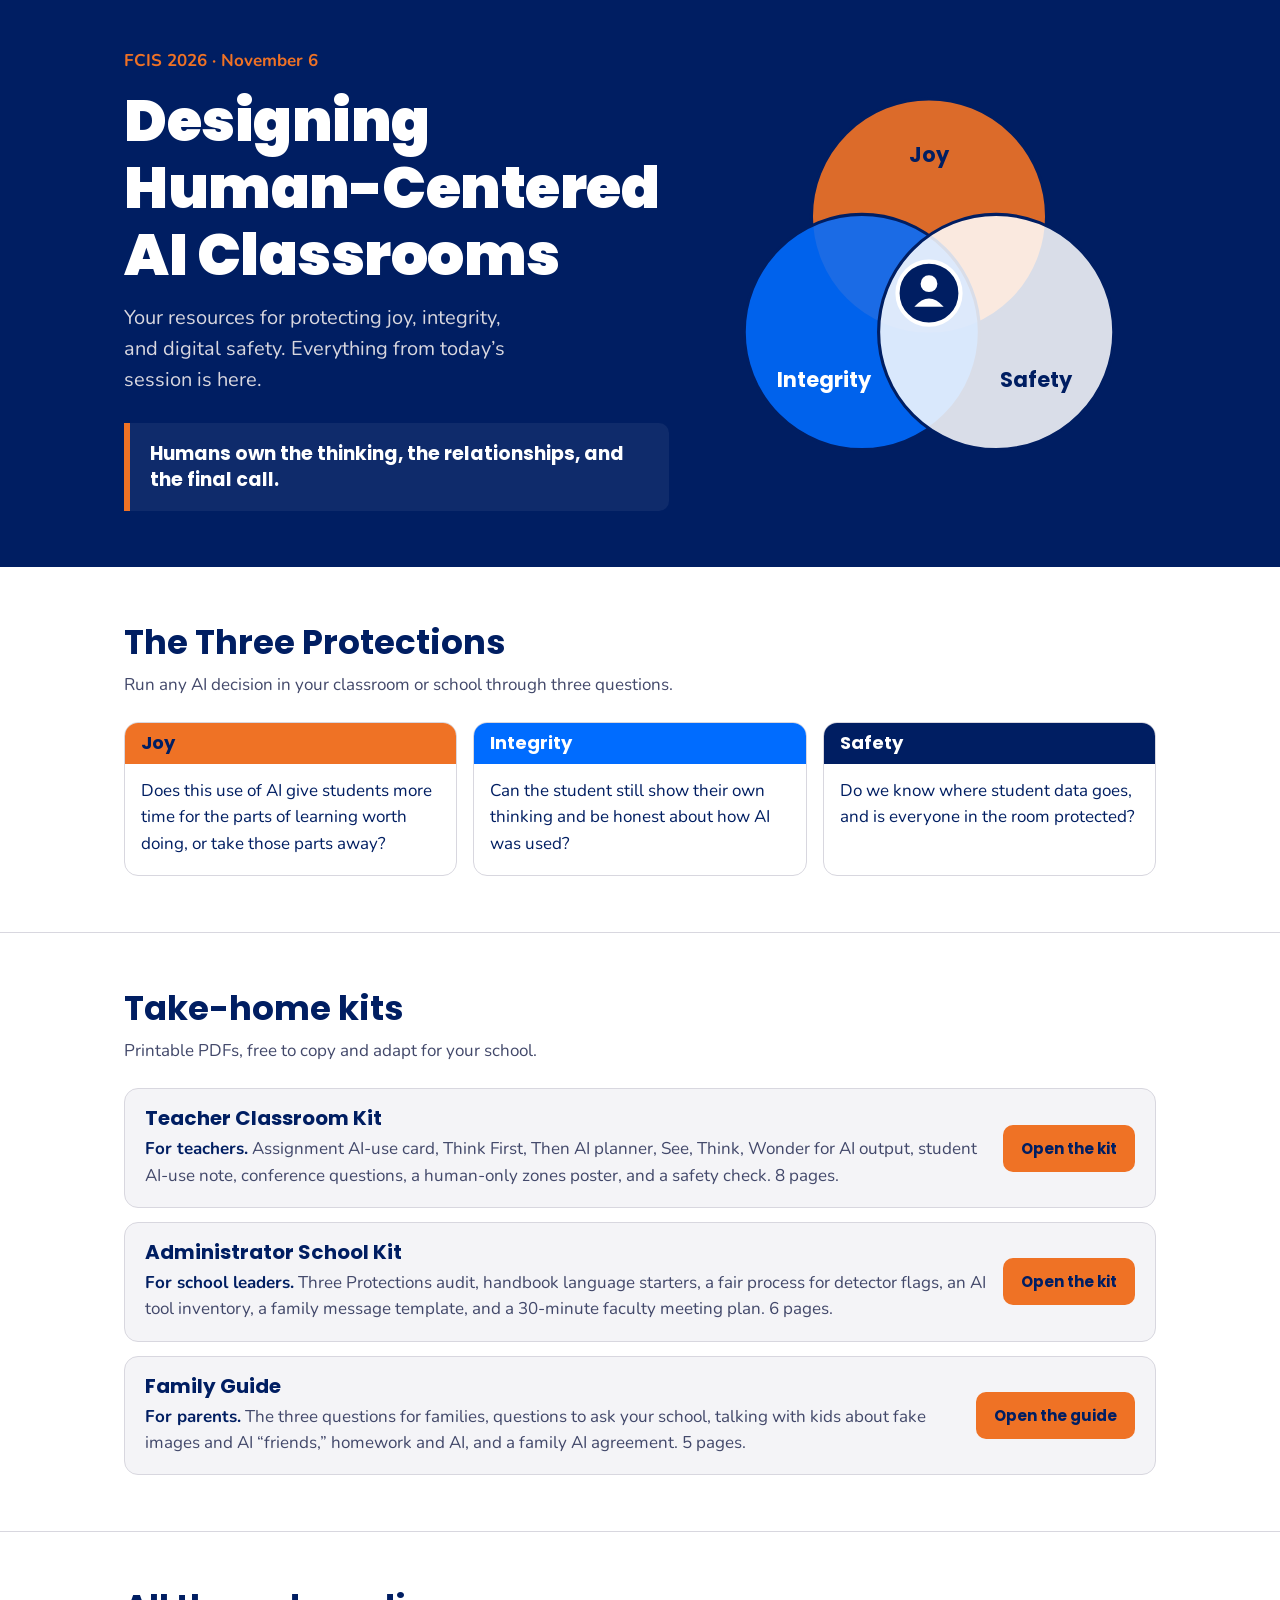
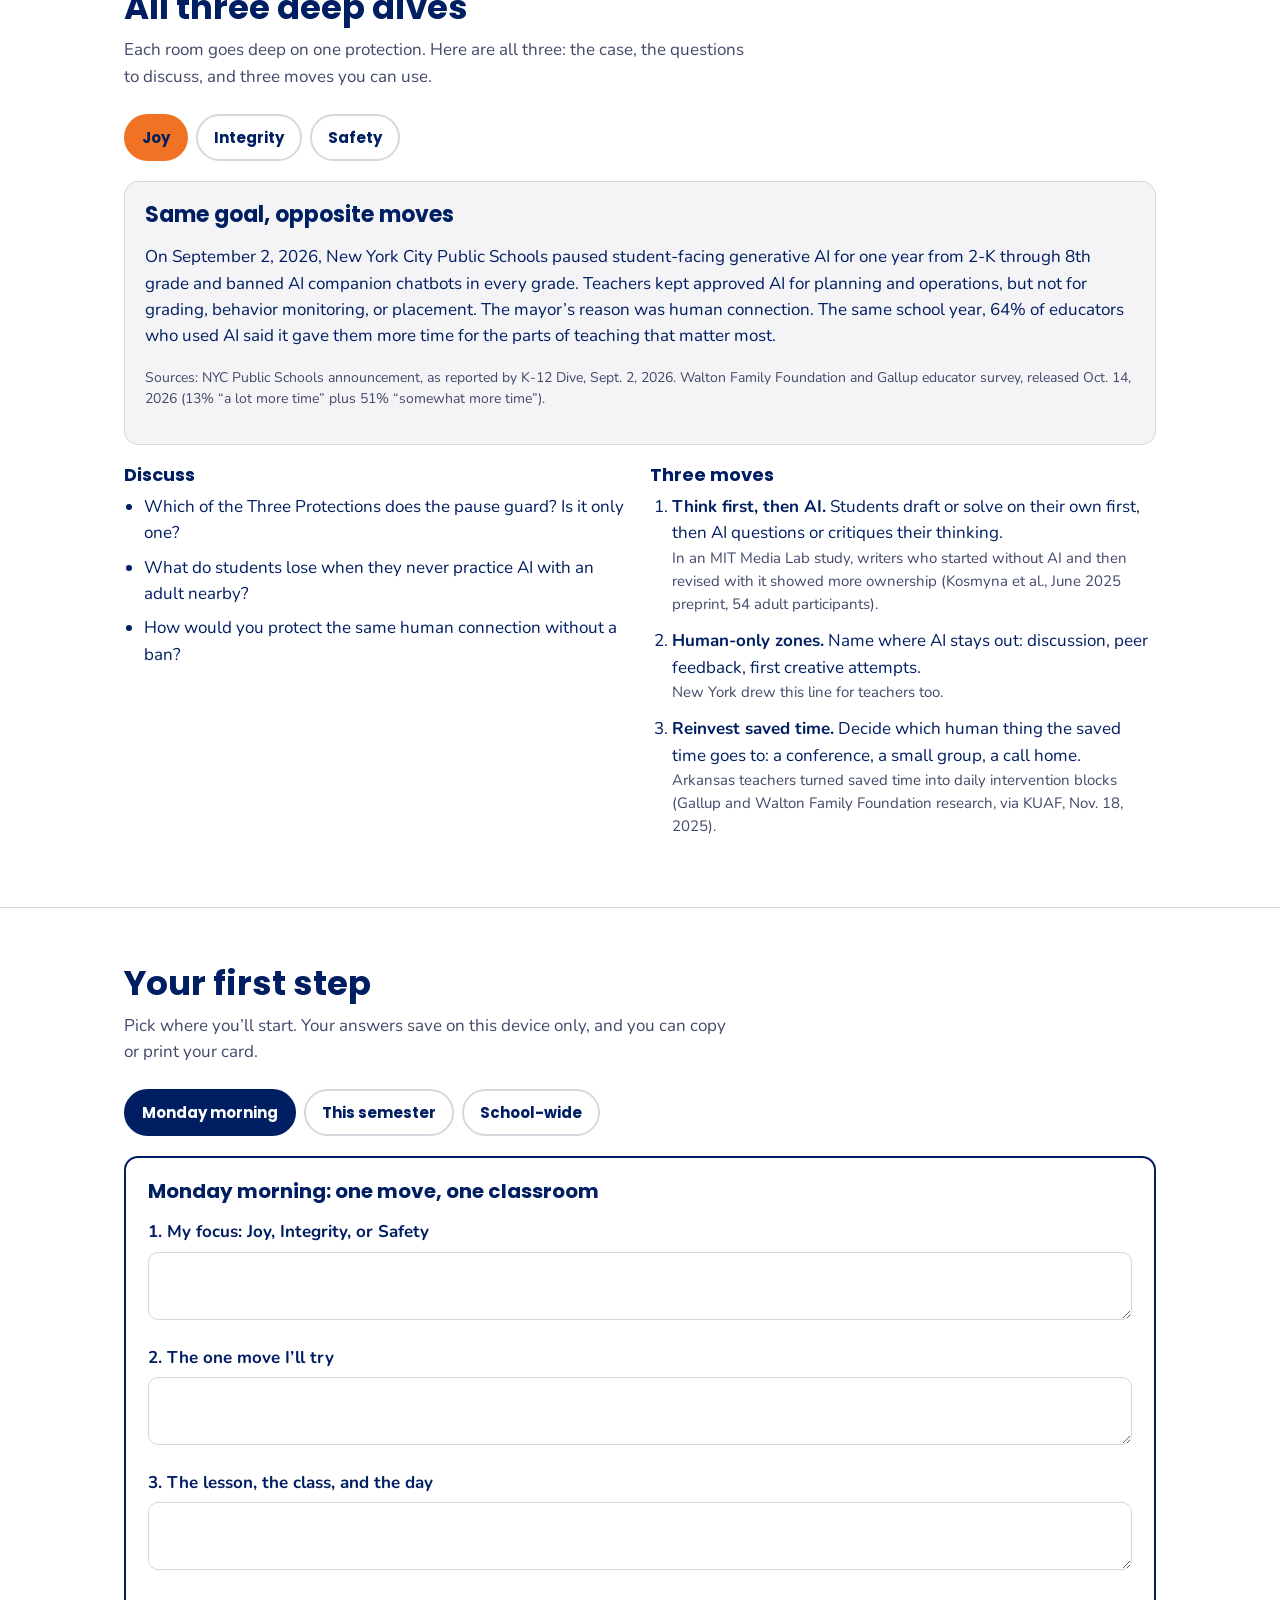
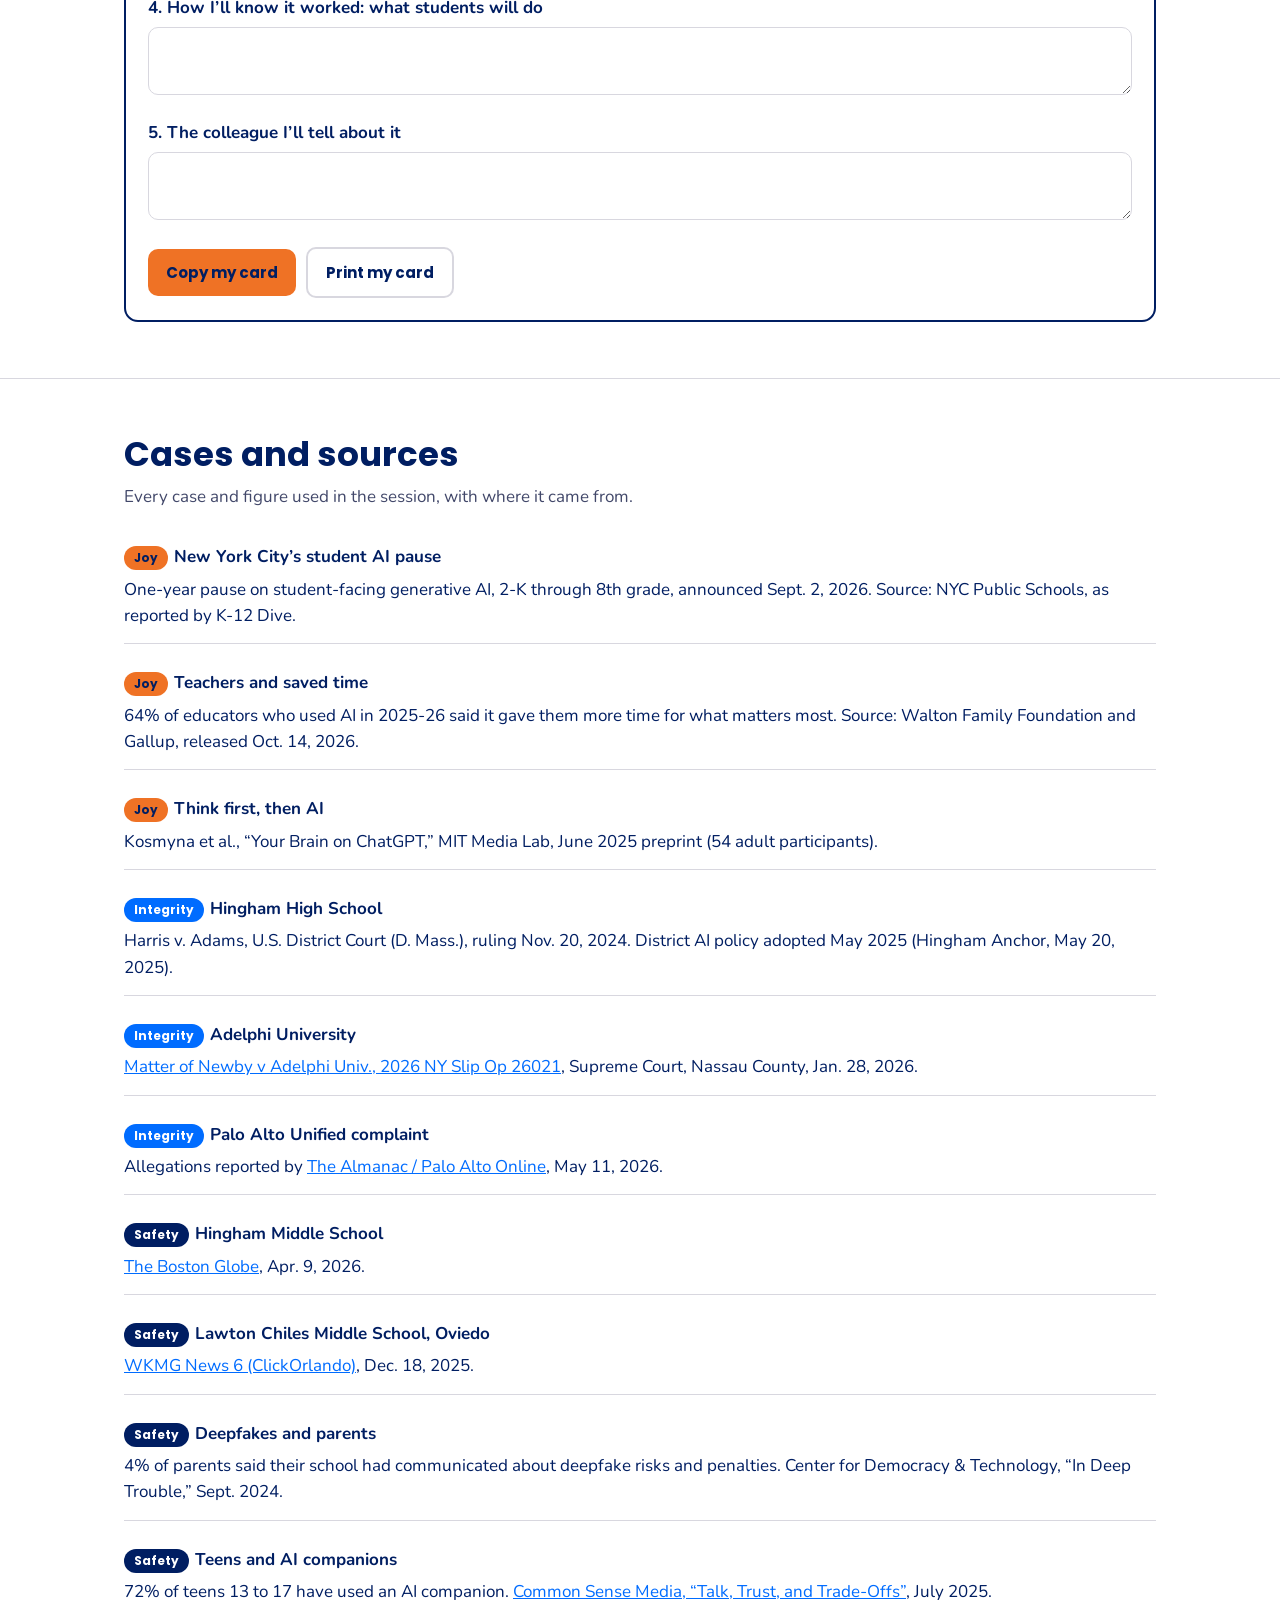
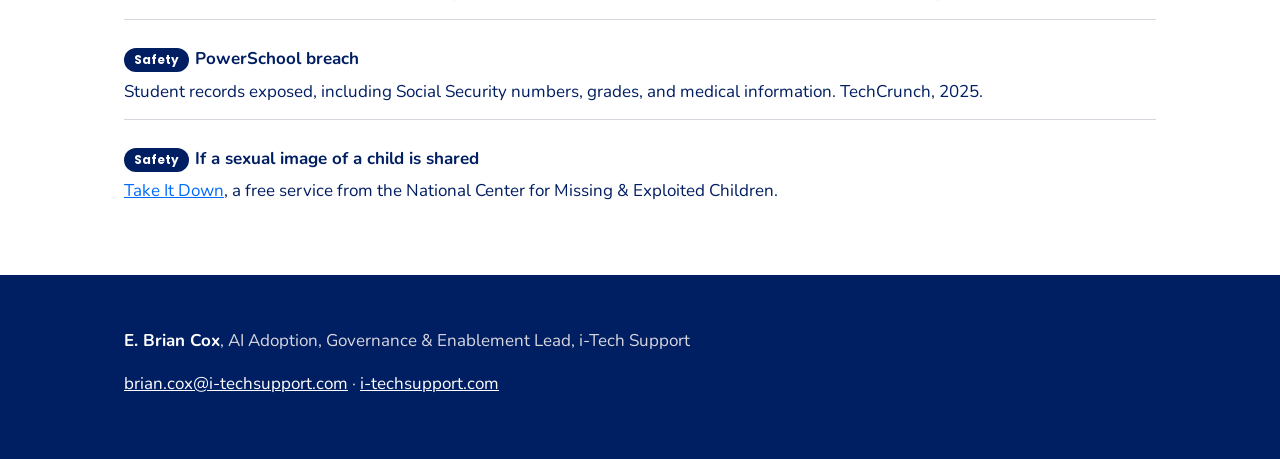
<file: resources/index.html>
<!DOCTYPE html>
<html lang="en">
<head>
<meta charset="utf-8">
<meta name="viewport" content="width=device-width, initial-scale=1, viewport-fit=cover">
<title>Human-Centered AI Classrooms: Resources</title>
<link rel="preconnect" href="https://fonts.googleapis.com">
<link rel="preconnect" href="https://fonts.gstatic.com" crossorigin>
<link href="https://fonts.googleapis.com/css2?family=Poppins:wght@600;700;900&family=Nunito:ital,wght@0,400;0,700;1,400&display=swap" rel="stylesheet">
<style>
:root{
  --navy:#001e62; --blue:#006cff; --orange:#ef7225; --ink2:#42486a; --line:#d8d7df; --smoke:#eaeaea;
  --bg:#ffffff; --surface:#f4f4f7; --text:#001e62; --muted:#42486a; --card:#ffffff; --hero:#001e62; --heroText:#ffffff; --heroMuted:#d8d7df;
  --joy:#ef7225; --joyText:#001e62; --int:#006cff; --intText:#ffffff; --saf:#001e62; --safText:#ffffff; --safEdge:#001e62; --link:#006cff;
  color-scheme: light;
}
@media (prefers-color-scheme: dark){
  :root:not([data-theme="light"]){
    --bg:#0a1430; --surface:#111d40; --text:#eef0f7; --muted:#b9bdd0; --card:#132250; --line:#2a3766; --hero:#001542; --heroText:#ffffff; --heroMuted:#c9cce0;
    --saf:#eef0f7; --safText:#001e62; --safEdge:#eef0f7; --link:#6aa8ff; color-scheme: dark;
  }
}
:root[data-theme="dark"]{
  --bg:#0a1430; --surface:#111d40; --text:#eef0f7; --muted:#b9bdd0; --card:#132250; --line:#2a3766; --hero:#001542; --heroText:#ffffff; --heroMuted:#c9cce0;
  --saf:#eef0f7; --safText:#001e62; --safEdge:#eef0f7; --link:#6aa8ff; color-scheme: dark;
}
:root{ box-sizing:border-box; padding-top:env(safe-area-inset-top,0px); padding-bottom:env(safe-area-inset-bottom,0px); }
html{ scroll-padding-top:env(safe-area-inset-top,0px); }
*,*::before,*::after{ box-sizing:inherit; }
body{ margin:0; background:var(--bg); color:var(--text); font:400 17px/1.55 'Nunito', 'Segoe UI', Arial, sans-serif; }
h1,h2,h3{ font-family:'Poppins', 'Segoe UI', Arial, sans-serif; line-height:1.15; margin:0; }
a{ color:var(--link); }
:focus-visible{ outline:3px solid var(--orange); outline-offset:2px; border-radius:6px; }
.wrap{ max-width:1080px; margin:0 auto; padding:0 24px; }
section{ padding:56px 0; }
section + section{ border-top:1px solid var(--line); }
.lead{ color:var(--muted); max-width:62ch; margin:10px 0 0; }
h2{ font-size:clamp(26px,4vw,34px); font-weight:700; }

/* Hero */
.hero{ background:var(--hero); color:var(--heroText); padding:48px 0 56px; border-top:none; }
.hero .wrap{ display:grid; grid-template-columns:1.2fr 1fr; gap:32px; align-items:center; }
.hero .when{ color:var(--orange); font-weight:700; margin:0 0 14px; }
.hero h1{ font-size:clamp(34px,5.6vw,58px); font-weight:900; letter-spacing:-0.5px; }
.hero .sub{ color:var(--heroMuted); font-size:20px; margin:14px 0 0; max-width:34ch; }
.anchor{ margin-top:28px; padding:18px 20px; border-left:6px solid var(--orange); background:rgba(255,255,255,0.06); border-radius:0 10px 10px 0; }
.anchor p{ margin:0; font-family:'Poppins',Arial,sans-serif; font-weight:700; font-size:19px; line-height:1.35; }
.venn{ width:100%; max-width:420px; justify-self:center; }
@media (max-width:760px){ .hero .wrap{ grid-template-columns:1fr; } .venn{ max-width:300px; order:-1; } }

/* Questions */
.qs{ display:grid; grid-template-columns:repeat(3,1fr); gap:16px; margin-top:24px; }
.q{ background:var(--card); border:1px solid var(--line); border-radius:14px; overflow:hidden; }
.q h3{ font-size:18px; padding:10px 16px; }
.q p{ margin:0; padding:14px 16px 18px; }
.joy h3{ background:var(--joy); color:var(--joyText); }
.int h3{ background:var(--int); color:var(--intText); }
.saf h3{ background:var(--saf); color:var(--safText); }
@media (max-width:760px){ .qs{ grid-template-columns:1fr; } }

/* Kits */
.kits{ margin-top:24px; display:grid; gap:14px; }
.kit{ display:grid; grid-template-columns:1fr auto; gap:16px; align-items:center; padding:18px 20px; background:var(--surface); border-radius:14px; border:1px solid var(--line); }
.kit h3{ font-size:20px; }
.kit p{ margin:6px 0 0; color:var(--muted); }
.kit .who{ font-weight:700; color:var(--text); }
.btn{ display:inline-block; font:700 15px 'Poppins',Arial,sans-serif; padding:12px 18px; border-radius:10px; background:var(--orange); color:#001e62; text-decoration:none; border:0; cursor:pointer; white-space:nowrap; }
.btn.secondary{ background:transparent; color:var(--text); border:2px solid var(--line); }
.btn[aria-disabled="true"]{ background:var(--smoke); color:#42486a; cursor:not-allowed; }
.note{ font-size:14px; color:var(--muted); margin-top:10px; }
@media (max-width:620px){ .kit{ grid-template-columns:1fr; } }

/* Tabs */
.tabs{ display:flex; gap:8px; flex-wrap:wrap; margin-top:24px; }
.tab{ font:700 15px 'Poppins',Arial,sans-serif; padding:10px 16px; border-radius:999px; border:2px solid var(--line); background:transparent; color:var(--text); cursor:pointer; }
.tab[aria-selected="true"].t-joy{ background:var(--joy); border-color:var(--joy); color:var(--joyText); }
.tab[aria-selected="true"].t-int{ background:var(--int); border-color:var(--int); color:var(--intText); }
.tab[aria-selected="true"].t-saf{ background:var(--saf); border-color:var(--safEdge); color:var(--safText); }
.tab[aria-selected="true"].t-plain{ background:var(--text); border-color:var(--text); color:var(--bg); }
.panel{ margin-top:20px; }
.panel[hidden]{ display:none; }
.case{ background:var(--surface); border:1px solid var(--line); border-radius:14px; padding:20px; }
.case h3{ font-size:22px; }
.case .src{ font-size:14px; color:var(--muted); margin-top:10px; }
.twocol{ display:grid; grid-template-columns:1fr 1fr; gap:20px; margin-top:20px; }
@media (max-width:760px){ .twocol{ grid-template-columns:1fr; } }
.twocol h3{ font-size:18px; margin-bottom:8px; }
ol.moves{ margin:0; padding-left:22px; }
ol.moves li{ margin-bottom:12px; }
ol.moves .why{ display:block; color:var(--muted); font-size:15px; }
ul.plain{ margin:0; padding-left:20px; }
ul.plain li{ margin-bottom:8px; }

/* First-step card */
.cardform{ margin-top:20px; background:var(--card); border:2px solid var(--text); border-radius:14px; padding:22px; }
.cardform h3{ font-size:20px; margin-bottom:4px; }
.field{ margin-top:16px; }
.field label{ display:block; font-weight:700; margin-bottom:6px; }
.field textarea{ width:100%; min-height:62px; font:400 16px/1.45 'Nunito',Arial,sans-serif; padding:10px 12px; border-radius:10px; border:1px solid var(--line); background:var(--bg); color:var(--text); resize:vertical; }
.actions{ display:flex; gap:10px; flex-wrap:wrap; margin-top:18px; align-items:center; }
.status{ font-size:14px; color:var(--muted); }

/* Sources */
.srcs{ margin-top:20px; display:grid; gap:12px; }
.srcrow{ padding:14px 0; border-bottom:1px solid var(--line); }
.srcrow:last-child{ border-bottom:0; }
.srcrow .tag{ display:inline-block; font:700 12px 'Poppins',Arial,sans-serif; padding:3px 10px; border-radius:999px; margin-right:6px; }
.tag.joy{ background:var(--joy); color:var(--joyText); }
.tag.int{ background:var(--int); color:var(--intText); }
.tag.saf{ background:var(--saf); color:var(--safText); }
.srcrow p{ margin:6px 0 0; }

footer{ background:var(--hero); color:var(--heroMuted); padding:36px 0 44px; }
footer strong{ color:#fff; }
footer a{ color:#fff; }
@media print{
  .hero,.tabs,section:not(#first-step),footer,.actions{ display:none !important; }
  #first-step{ padding:0; } .cardform{ border:1px solid #000; }
  body{ background:#fff; color:#000; }
}
@media (prefers-reduced-motion: reduce){ *{ transition:none !important; } }
</style>
</head>
<body>

<header class="hero">
  <div class="wrap">
    <div>
      <p class="when">FCIS 2026 &middot; November 6</p>
      <h1>Designing Human-Centered AI Classrooms</h1>
      <p class="sub">Your resources for protecting joy, integrity, and digital safety. Everything from today’s session is here.</p>
      <div class="anchor"><p>Humans own the thinking, the relationships, and the final call.</p></div>
    </div>
    <svg class="venn" viewBox="0 0 400 380" role="img" aria-label="Three overlapping circles labeled Joy, Integrity, and Safety, with a person at the center">
      <circle cx="200" cy="130" r="112" fill="#ef7225" fill-opacity="0.92" stroke="#001e62" stroke-width="3"/>
      <circle cx="136" cy="240" r="112" fill="#006cff" fill-opacity="0.88" stroke="#001e62" stroke-width="3"/>
      <circle cx="264" cy="240" r="112" fill="#ffffff" fill-opacity="0.85" stroke="#001e62" stroke-width="3"/>
      <text x="200" y="78" text-anchor="middle" font-family="Poppins, Arial, sans-serif" font-weight="700" font-size="20" fill="#001e62">Joy</text>
      <text x="100" y="292" text-anchor="middle" font-family="Poppins, Arial, sans-serif" font-weight="700" font-size="20" fill="#ffffff">Integrity</text>
      <text x="302" y="292" text-anchor="middle" font-family="Poppins, Arial, sans-serif" font-weight="700" font-size="20" fill="#001e62">Safety</text>
      <circle cx="200" cy="203" r="30" fill="#001e62" stroke="#ffffff" stroke-width="4"/>
      <circle cx="200" cy="194" r="8" fill="#ffffff"/>
      <path d="M186 216 q14 -16 28 0" fill="#ffffff"/>
    </svg>
  </div>
</header>

<main>
<section id="questions">
  <div class="wrap">
    <h2>The Three Protections</h2>
    <p class="lead">Run any AI decision in your classroom or school through three questions.</p>
    <div class="qs">
      <div class="q joy"><h3>Joy</h3><p>Does this use of AI give students more time for the parts of learning worth doing, or take those parts away?</p></div>
      <div class="q int"><h3>Integrity</h3><p>Can the student still show their own thinking and be honest about how AI was used?</p></div>
      <div class="q saf"><h3>Safety</h3><p>Do we know where student data goes, and is everyone in the room protected?</p></div>
    </div>
  </div>
</section>

<section id="kits">
  <div class="wrap">
    <h2>Take-home kits</h2>
    <p class="lead">Printable PDFs, free to copy and adapt for your school.</p>
    <div class="kits">
      <div class="kit">
        <div><h3>Teacher Classroom Kit</h3><p><span class="who">For teachers.</span> Assignment AI-use card, Think First, Then AI planner, See, Think, Wonder for AI output, student AI-use note, conference questions, a human-only zones poster, and a safety check. 8 pages.</p></div>
        <a class="btn kitlink" data-file="teacher" href="#">Open the kit</a>
      </div>
      <div class="kit">
        <div><h3>Administrator School Kit</h3><p><span class="who">For school leaders.</span> Three Protections audit, handbook language starters, a fair process for detector flags, an AI tool inventory, a family message template, and a 30-minute faculty meeting plan. 6 pages.</p></div>
        <a class="btn kitlink" data-file="admin" href="#">Open the kit</a>
      </div>
      <div class="kit">
        <div><h3>Family Guide</h3><p><span class="who">For parents.</span> The three questions for families, questions to ask your school, talking with kids about fake images and AI “friends,” homework and AI, and a family AI agreement. 5 pages.</p></div>
        <a class="btn kitlink" data-file="family" href="#">Open the guide</a>
      </div>
    </div>
    <p class="note" id="kitnote" hidden>The kits will be linked here before the session.</p>
  </div>
</section>

<section id="deep-dives">
  <div class="wrap">
    <h2>All three deep dives</h2>
    <p class="lead">Each room goes deep on one protection. Here are all three: the case, the questions to discuss, and three moves you can use.</p>
    <div class="tabs" role="tablist" aria-label="Deep dives">
      <button class="tab t-joy" role="tab" aria-selected="true" aria-controls="dd-joy" id="tab-joy">Joy</button>
      <button class="tab t-int" role="tab" aria-selected="false" aria-controls="dd-int" id="tab-int">Integrity</button>
      <button class="tab t-saf" role="tab" aria-selected="false" aria-controls="dd-saf" id="tab-saf">Safety</button>
    </div>

    <div class="panel" id="dd-joy" role="tabpanel" aria-labelledby="tab-joy">
      <div class="case">
        <h3>Same goal, opposite moves</h3>
        <p>On September 2, 2026, New York City Public Schools paused student-facing generative AI for one year from 2-K through 8th grade and banned AI companion chatbots in every grade. Teachers kept approved AI for planning and operations, but not for grading, behavior monitoring, or placement. The mayor’s reason was human connection. The same school year, 64% of educators who used AI said it gave them more time for the parts of teaching that matter most.</p>
        <p class="src">Sources: NYC Public Schools announcement, as reported by K-12 Dive, Sept. 2, 2026. Walton Family Foundation and Gallup educator survey, released Oct. 14, 2026 (13% “a lot more time” plus 51% “somewhat more time”).</p>
      </div>
      <div class="twocol">
        <div><h3>Discuss</h3><ul class="plain"><li>Which of the Three Protections does the pause guard? Is it only one?</li><li>What do students lose when they never practice AI with an adult nearby?</li><li>How would you protect the same human connection without a ban?</li></ul></div>
        <div><h3>Three moves</h3><ol class="moves">
          <li><strong>Think first, then AI.</strong> Students draft or solve on their own first, then AI questions or critiques their thinking.<span class="why">In an MIT Media Lab study, writers who started without AI and then revised with it showed more ownership (Kosmyna et al., June 2025 preprint, 54 adult participants).</span></li>
          <li><strong>Human-only zones.</strong> Name where AI stays out: discussion, peer feedback, first creative attempts.<span class="why">New York drew this line for teachers too.</span></li>
          <li><strong>Reinvest saved time.</strong> Decide which human thing the saved time goes to: a conference, a small group, a call home.<span class="why">Arkansas teachers turned saved time into daily intervention blocks (Gallup and Walton Family Foundation research, via KUAF, Nov. 18, 2025).</span></li>
        </ol></div>
      </div>
    </div>

    <div class="panel" id="dd-int" role="tabpanel" aria-labelledby="tab-int" hidden>
      <div class="case">
        <h3>When the score becomes the verdict</h3>
        <p>In November 2024, an Adelphi University freshman’s essay, written with a program tutor, got a zero after Turnitin reported it as fully AI-written. His appeal went to the same official who made the finding, and two detectors that scored it human-written were never considered. In January 2026, a New York court annulled the finding and ordered his record expunged. The court faulted the process, not the tool. It also noted that courts give private schools broad discretion and check whether a school followed its own rules.</p>
        <p>In K-12: in May 2026, a Palo Alto family filed a federal complaint after their sophomore’s essay was flagged 76% AI. The complaint argues the score was treated as decisive. These are allegations, not findings.</p>
        <p class="src">Sources: <a href="https://www.nycourts.gov/reporter/3dseries/2026/2026_26021.htm" target="_blank" rel="noopener">Matter of Newby v Adelphi Univ., 2026 NY Slip Op 26021</a> (Jan. 28, 2026). <a href="https://www.almanacnews.com/palo-alto-schools/2026/05/11/parent-sues-palo-alto-school-district-over-artificial-intelligence-procedures/" target="_blank" rel="noopener">The Almanac / Palo Alto Online</a>, May 11, 2026.</p>
      </div>
      <div class="twocol">
        <div><h3>Discuss</h3><ul class="plain"><li>Name the moment a person should have stepped in before the zero.</li><li>If not a score, what would convince you a student did the work?</li><li>What would a fair AI-integrity process look like at your school?</li></ul></div>
        <div><h3>Three moves</h3><ol class="moves">
          <li><strong>Make AI use visible.</strong> State the allowed AI use on every assignment, and ask students to note how they used it.<span class="why">Hingham High held up in court because its rules were clear before anything went wrong (Harris v. Adams, D. Mass., Nov. 20, 2024).</span></li>
          <li><strong>Collect the process.</strong> Drafts, version history, and a two-minute “walk me through it” conversation.<span class="why">Process evidence is something a parent, an appeal, or a court can follow.</span></li>
          <li><strong>A score is a question.</strong> A detector flag starts a conversation and never decides a grade. Appeals go to someone new.<span class="why">That is exactly where Adelphi failed.</span></li>
        </ol></div>
      </div>
    </div>

    <div class="panel" id="dd-saf" role="tabpanel" aria-labelledby="tab-saf" hidden>
      <div class="case">
        <h3>Did the AI fail, or did it work?</h3>
        <p>On December 9, 2025, an AI weapons-detection camera at Lawton Chiles Middle School in Oviedo flagged a student holding something like a rifle. A reviewer at the company confirmed the alert, the school locked down, and police responded. It was a clarinet, carried by a student in camo for a themed dress-up day. Families got a quick message, but not the context. The district said the system worked as intended. Nationally, only 4% of parents said their school had told them about the risks and penalties of sharing sexually explicit deepfakes.</p>
        <p class="src">Sources: <a href="https://www.clickorlando.com/news/local/2025/12/18/why-ai-and-a-student-with-a-clarinet-put-a-seminole-county-school-on-lockdown/" target="_blank" rel="noopener">WKMG News 6 (ClickOrlando)</a>, Dec. 18, 2025. Center for Democracy &amp; Technology, “In Deep Trouble,” Sept. 2024.</p>
      </div>
      <div class="twocol">
        <div><h3>Discuss</h3><ul class="plain"><li>Did it fail or work? Make the case both ways.</li><li>Name every person in the chain. Who could have changed the outcome?</li><li>What would you tell families within the hour, and who decides?</li></ul></div>
        <div><h3>Three moves</h3><ol class="moves">
          <li><strong>Know your tools’ data.</strong> For each AI tool students use: what data goes in, where it lives, and who reviews it.<span class="why">The PowerSchool breach exposed Social Security numbers, grades, and medical information at schools across the country (TechCrunch, 2025).</span></li>
          <li><strong>Write the deepfake rule.</strong> Name AI-generated sexual images and impersonation in your harassment policy, and teach it.<span class="why">Hingham’s AI policy covered only cheating, so no rule applied when a middle schooler made a fake nude of a classmate (<a href="https://www.bostonglobe.com/2026/04/09/metro/ai-generated-naked-deepfakes-in-schools/" target="_blank" rel="noopener">The Boston Globe</a>, Apr. 9, 2026).</span></li>
          <li><strong>Tell families early.</strong> Keep an AI-incident message ready: what happened, what the tool did, who decided.<span class="why">In Oviedo, the missing context became the story.</span></li>
        </ol></div>
      </div>
    </div>
  </div>
</section>

<section id="first-step">
  <div class="wrap">
    <h2>Your first step</h2>
    <p class="lead">Pick where you’ll start. Your answers save on this device only, and you can copy or print your card.</p>
    <div class="tabs" role="tablist" aria-label="First-step cards">
      <button class="tab t-plain" role="tab" aria-selected="true" data-card="monday">Monday morning</button>
      <button class="tab t-plain" role="tab" aria-selected="false" data-card="semester">This semester</button>
      <button class="tab t-plain" role="tab" aria-selected="false" data-card="school">School-wide</button>
    </div>
    <form class="cardform" id="cardform" onsubmit="return false">
      <h3 id="cardtitle">Monday morning: one move, one classroom</h3>
      <div id="fields"></div>
      <div class="actions">
        <button class="btn" type="button" id="copybtn">Copy my card</button>
        <button class="btn secondary" type="button" id="printbtn">Print my card</button>
        <span class="status" id="status" aria-live="polite"></span>
      </div>
    </form>
  </div>
</section>

<section id="sources">
  <div class="wrap">
    <h2>Cases and sources</h2>
    <p class="lead">Every case and figure used in the session, with where it came from.</p>
    <div class="srcs">
      <div class="srcrow"><span class="tag joy">Joy</span><strong>New York City’s student AI pause</strong><p>One-year pause on student-facing generative AI, 2-K through 8th grade, announced Sept. 2, 2026. Source: NYC Public Schools, as reported by K-12 Dive.</p></div>
      <div class="srcrow"><span class="tag joy">Joy</span><strong>Teachers and saved time</strong><p>64% of educators who used AI in 2025-26 said it gave them more time for what matters most. Source: Walton Family Foundation and Gallup, released Oct. 14, 2026.</p></div>
      <div class="srcrow"><span class="tag joy">Joy</span><strong>Think first, then AI</strong><p>Kosmyna et al., “Your Brain on ChatGPT,” MIT Media Lab, June 2025 preprint (54 adult participants).</p></div>
      <div class="srcrow"><span class="tag int">Integrity</span><strong>Hingham High School</strong><p>Harris v. Adams, U.S. District Court (D. Mass.), ruling Nov. 20, 2024. District AI policy adopted May 2025 (Hingham Anchor, May 20, 2025).</p></div>
      <div class="srcrow"><span class="tag int">Integrity</span><strong>Adelphi University</strong><p><a href="https://www.nycourts.gov/reporter/3dseries/2026/2026_26021.htm" target="_blank" rel="noopener">Matter of Newby v Adelphi Univ., 2026 NY Slip Op 26021</a>, Supreme Court, Nassau County, Jan. 28, 2026.</p></div>
      <div class="srcrow"><span class="tag int">Integrity</span><strong>Palo Alto Unified complaint</strong><p>Allegations reported by <a href="https://www.almanacnews.com/palo-alto-schools/2026/05/11/parent-sues-palo-alto-school-district-over-artificial-intelligence-procedures/" target="_blank" rel="noopener">The Almanac / Palo Alto Online</a>, May 11, 2026.</p></div>
      <div class="srcrow"><span class="tag saf">Safety</span><strong>Hingham Middle School</strong><p><a href="https://www.bostonglobe.com/2026/04/09/metro/ai-generated-naked-deepfakes-in-schools/" target="_blank" rel="noopener">The Boston Globe</a>, Apr. 9, 2026.</p></div>
      <div class="srcrow"><span class="tag saf">Safety</span><strong>Lawton Chiles Middle School, Oviedo</strong><p><a href="https://www.clickorlando.com/news/local/2025/12/18/why-ai-and-a-student-with-a-clarinet-put-a-seminole-county-school-on-lockdown/" target="_blank" rel="noopener">WKMG News 6 (ClickOrlando)</a>, Dec. 18, 2025.</p></div>
      <div class="srcrow"><span class="tag saf">Safety</span><strong>Deepfakes and parents</strong><p>4% of parents said their school had communicated about deepfake risks and penalties. Center for Democracy &amp; Technology, “In Deep Trouble,” Sept. 2024.</p></div>
      <div class="srcrow"><span class="tag saf">Safety</span><strong>Teens and AI companions</strong><p>72% of teens 13 to 17 have used an AI companion. <a href="https://commonsensemedia.org/press-releases/nearly-3-in-4-teens-have-used-ai-companions-new-national-survey-finds" target="_blank" rel="noopener">Common Sense Media, “Talk, Trust, and Trade-Offs”</a>, July 2025.</p></div>
      <div class="srcrow"><span class="tag saf">Safety</span><strong>PowerSchool breach</strong><p>Student records exposed, including Social Security numbers, grades, and medical information. TechCrunch, 2025.</p></div>
      <div class="srcrow"><span class="tag saf">Safety</span><strong>If a sexual image of a child is shared</strong><p><a href="https://takeitdown.ncmec.org/" target="_blank" rel="noopener">Take It Down</a>, a free service from the National Center for Missing &amp; Exploited Children.</p></div>
    </div>
  </div>
</section>
</main>

<footer>
  <div class="wrap">
    <p><strong>E. Brian Cox</strong>, AI Adoption, Governance &amp; Enablement Lead, i-Tech Support</p>
    <p><a href="mailto:brian.cox@i-techsupport.com">brian.cox@i-techsupport.com</a> &middot; <a href="https://i-techsupport.com" target="_blank" rel="noopener">i-techsupport.com</a></p>
  </div>
</footer>

<script>
/* ===== Set these before the session ===== */
const FOLDER_URL = 'https://drive.google.com/drive/folders/1p5fl0SvPcDvF2Tv2aQ9SXICWV6iXL0R6?usp=sharing';
const KIT_URLS = {
  teacher: 'https://drive.google.com/file/d/1XAPKwjKy0AydxzSiKq6q1AHzVEYhvE-5/view?usp=sharing',
  admin: 'https://drive.google.com/file/d/1X7zRR2_wlM-Bf0LCjt9jx9AJpK9li8yQ/view?usp=sharing',
  family: 'https://drive.google.com/file/d/11DQjelcD6bnwmI9_sXYvvhkvMTwZDdc0/view?usp=sharing'
}; // direct links to each PDF; blank uses the folder link
/* ======================================== */

(function kits(){
  const ready = FOLDER_URL && !FOLDER_URL.startsWith('[');
  let any = false;
  document.querySelectorAll('.kitlink').forEach(a => {
    const url = KIT_URLS[a.dataset.file] || (ready ? FOLDER_URL : '');
    if (url) { a.href = url; a.target = '_blank'; a.rel = 'noopener'; }
    else { a.removeAttribute('href'); a.setAttribute('aria-disabled','true'); a.textContent = 'Coming soon'; any = true; }
  });
  if (any) document.getElementById('kitnote').hidden = false;
})();

// Deep dive tabs
document.querySelectorAll('#deep-dives .tab').forEach(t => t.addEventListener('click', () => {
  document.querySelectorAll('#deep-dives .tab').forEach(x => x.setAttribute('aria-selected', x === t ? 'true' : 'false'));
  document.querySelectorAll('#deep-dives .panel').forEach(p => p.hidden = p.id !== t.getAttribute('aria-controls'));
}));

// First-step cards
const CARDS = {
  monday:  { title:'Monday morning: one move, one classroom', prompts:['My focus: Joy, Integrity, or Safety','The one move I’ll try','The lesson, the class, and the day','How I’ll know it worked: what students will do','The colleague I’ll tell about it'] },
  semester:{ title:'This semester: redesign one unit', prompts:['The unit or assessment I’ll redesign','The protection that is weakest in it right now','The move I’ll build in, and where it goes','What students will do differently, and how I’ll see it','The date I’ll check how it went'] },
  school:  { title:'School-wide: one change to make', prompts:['The protection our school asks about least','One policy or handbook line to add or revisit','Who needs to be in the room to decide it','What we’ll tell families, and when','The date of the first conversation'] }
};
let current = 'monday';
const store = {
  get(k){ try { return JSON.parse(localStorage.getItem('fcis-card-'+k) || '[]'); } catch(e){ return []; } },
  set(k,v){ try { localStorage.setItem('fcis-card-'+k, JSON.stringify(v)); } catch(e){} }
};
function renderCard(){
  const c = CARDS[current], saved = store.get(current), box = document.getElementById('fields');
  document.getElementById('cardtitle').textContent = c.title;
  box.innerHTML = '';
  c.prompts.forEach((p,i) => {
    const d = document.createElement('div'); d.className = 'field';
    const id = 'f-'+current+'-'+i;
    d.innerHTML = '<label for="'+id+'"></label><textarea id="'+id+'"></textarea>';
    d.querySelector('label').textContent = (i+1)+'. '+p;
    const ta = d.querySelector('textarea'); ta.value = saved[i] || '';
    ta.addEventListener('input', () => { const v = store.get(current); v[i] = ta.value; store.set(current, v); });
    box.appendChild(d);
  });
  document.getElementById('status').textContent = '';
}
document.querySelectorAll('#first-step .tab').forEach(t => t.addEventListener('click', () => {
  current = t.dataset.card;
  document.querySelectorAll('#first-step .tab').forEach(x => x.setAttribute('aria-selected', x === t ? 'true' : 'false'));
  renderCard();
}));
document.getElementById('copybtn').addEventListener('click', async () => {
  const c = CARDS[current]; const vals = [...document.querySelectorAll('#fields textarea')].map(t => t.value.trim());
  const text = c.title + '\n\n' + c.prompts.map((p,i) => (i+1)+'. '+p+'\n'+(vals[i] || '')).join('\n\n');
  const st = document.getElementById('status');
  try { await navigator.clipboard.writeText(text); st.textContent = 'Copied. Paste it into your notes or an email.'; }
  catch(e){ st.textContent = 'Copy is blocked here. Select the text and copy it manually.'; }
});
document.getElementById('printbtn').addEventListener('click', () => window.print());
renderCard();
</script>
</body>
</html>
</file>
